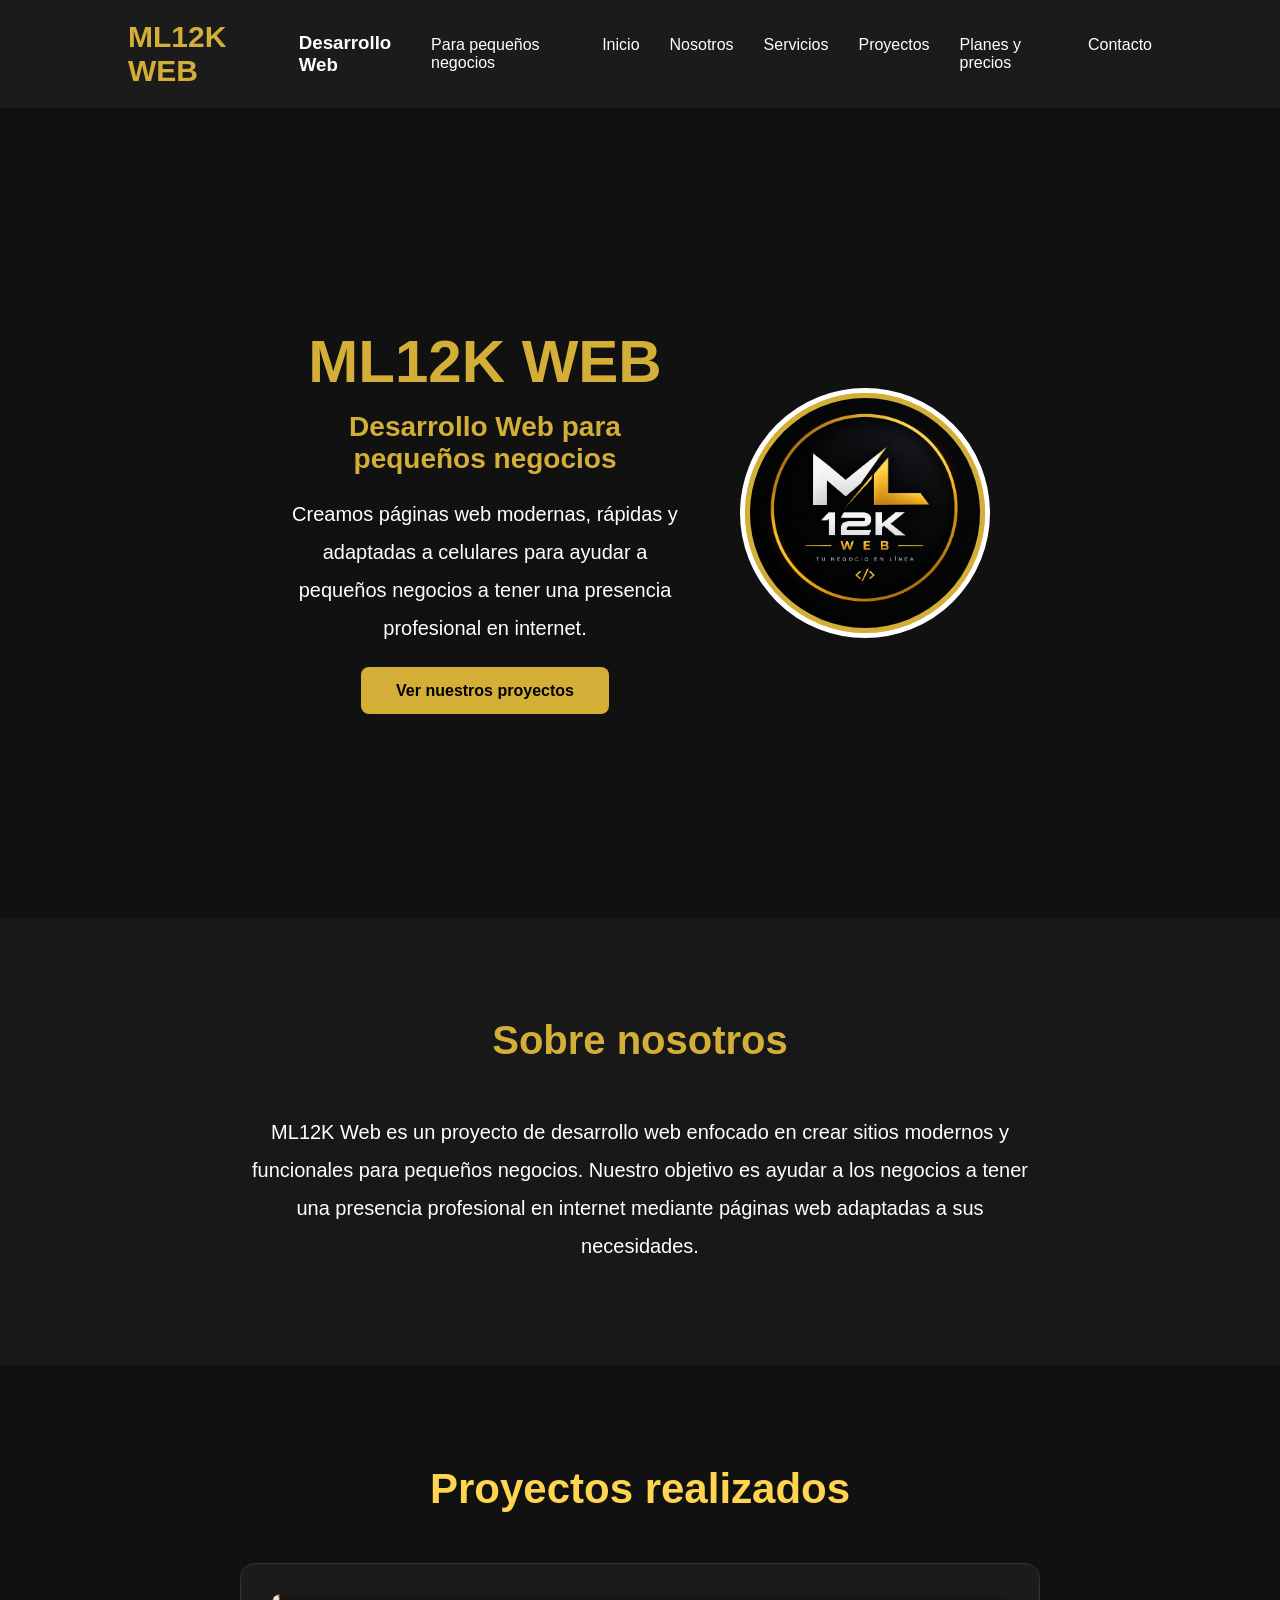
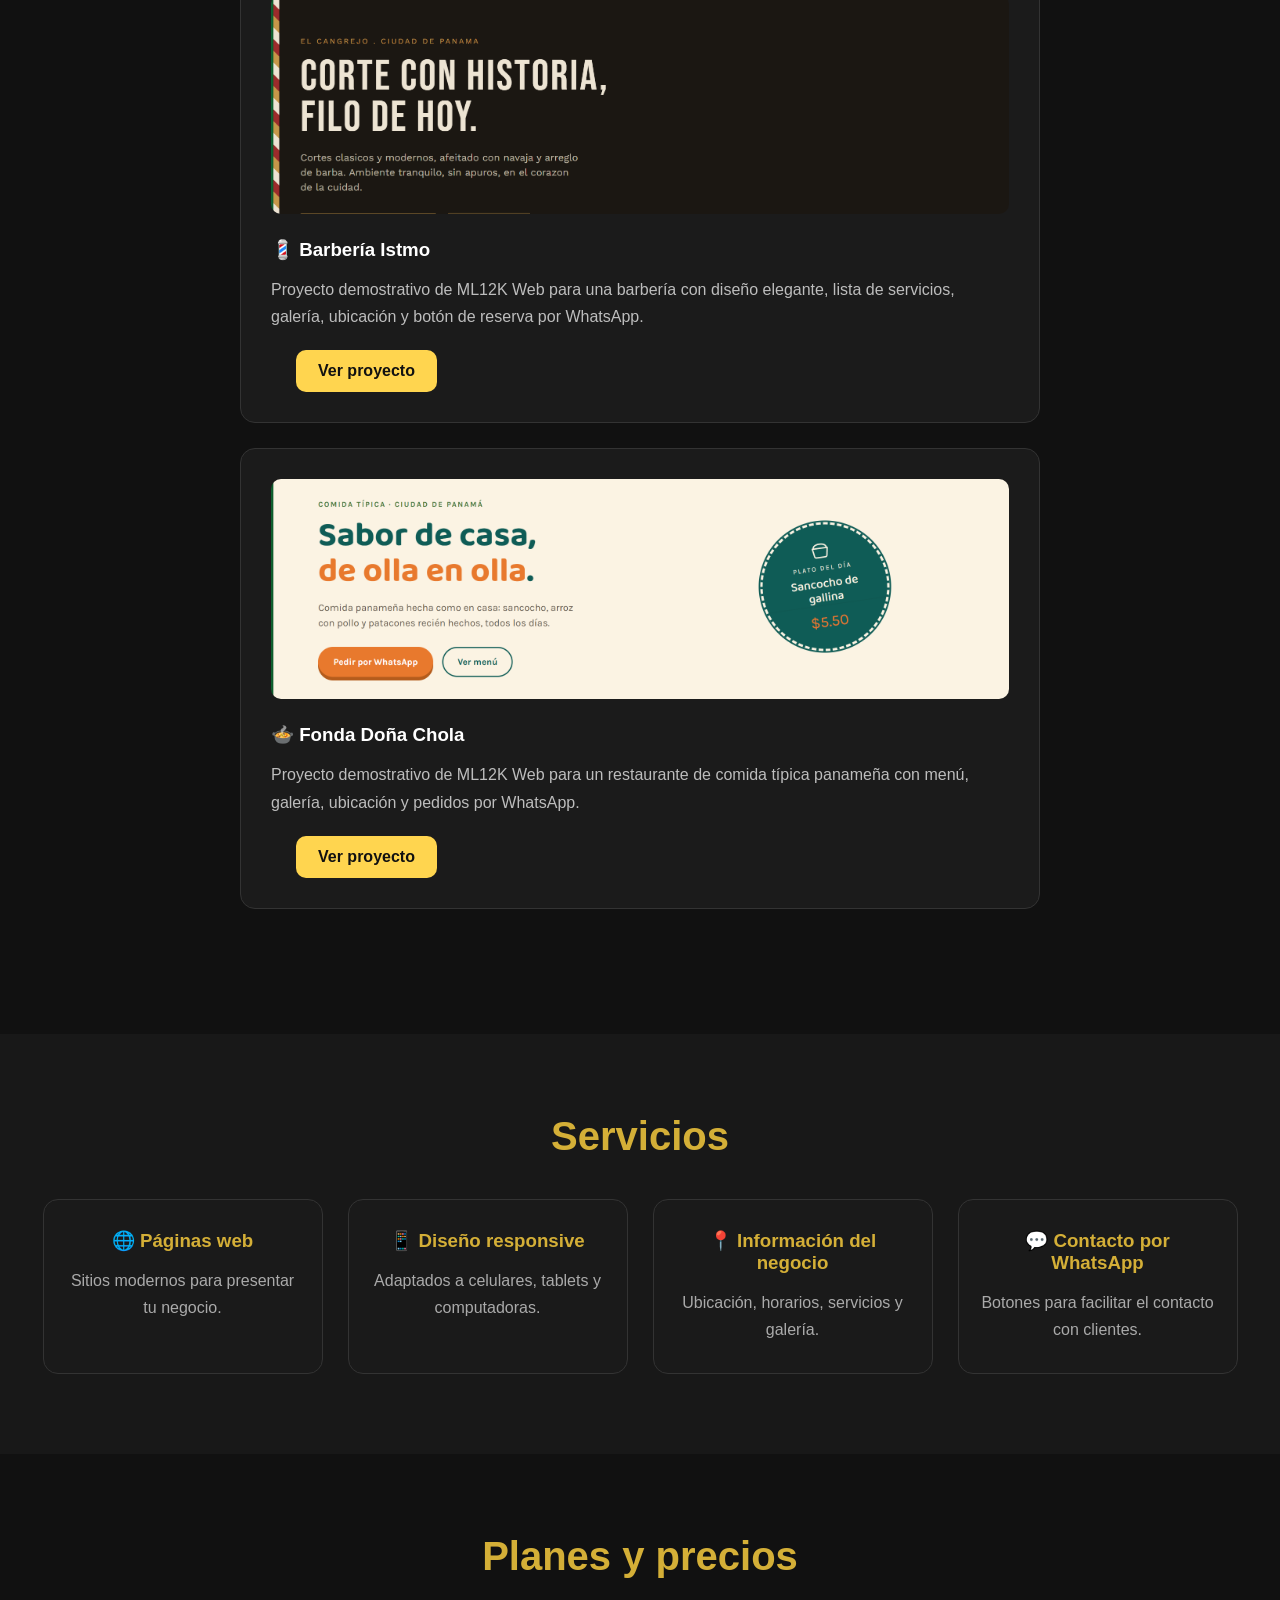
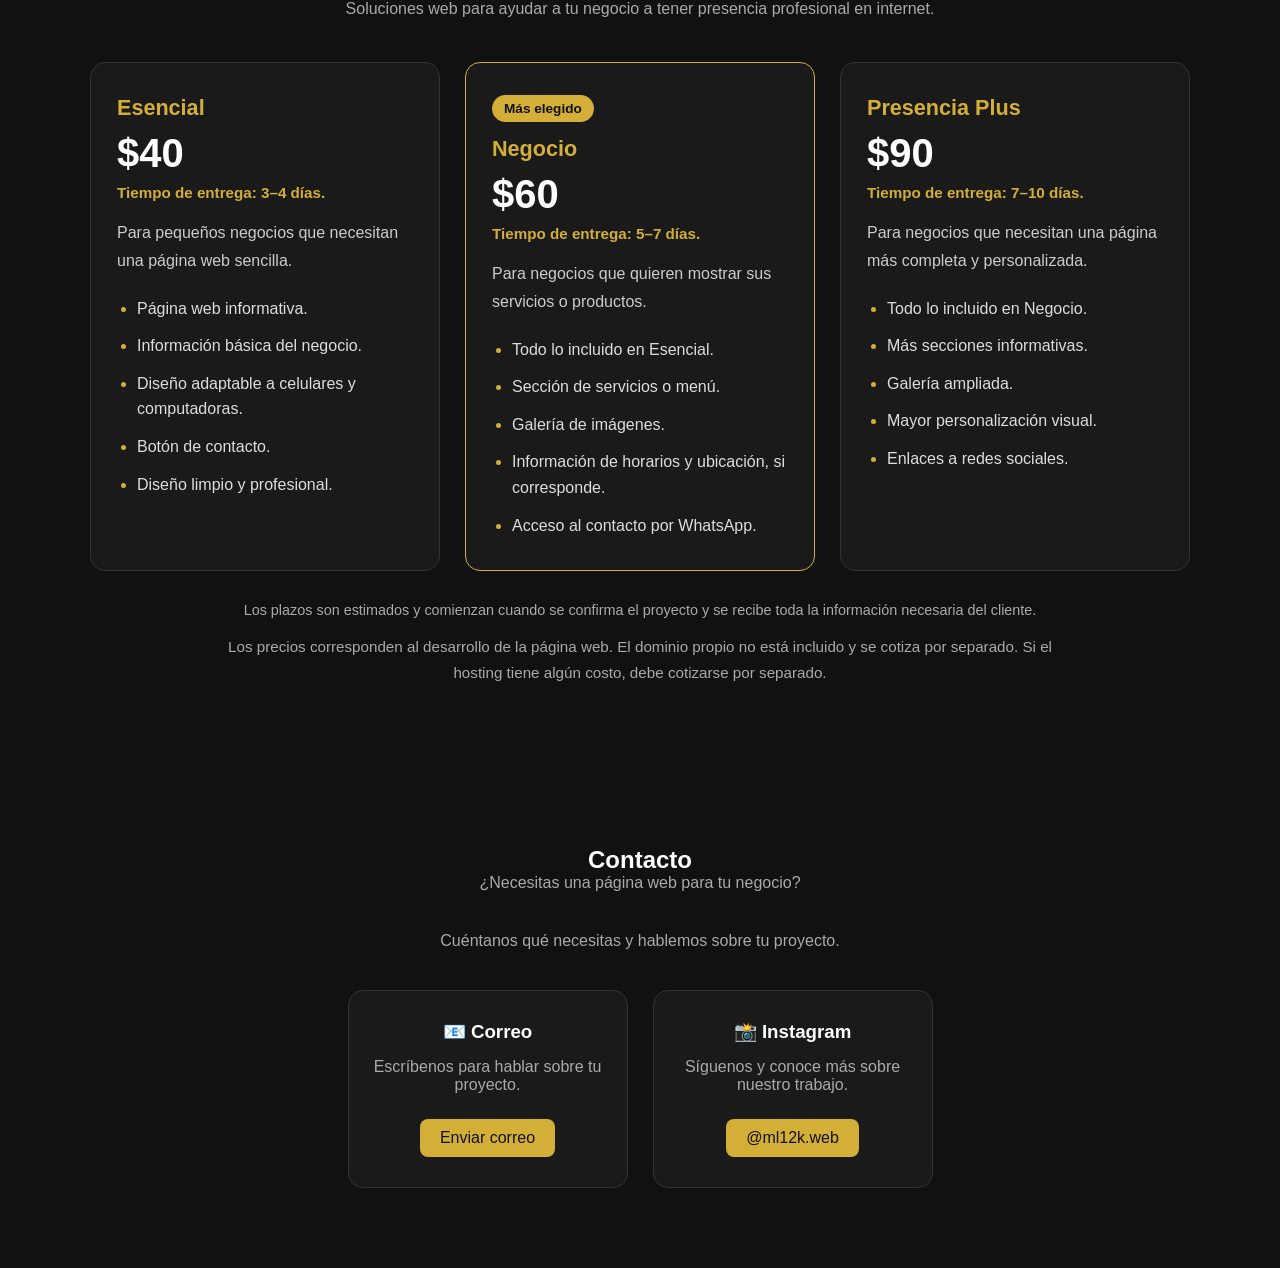
<file: proyectos/index.html>
<!DOCTYPE html>
<html lang="es">
<head>
    <link rel="icon" type="image/svg+xml" href="../img/favicon.svg">

    <meta charset="UTF-8">
    <meta name="viewport" content="width=device-width, initial-scale=1.0">
    <meta name="description" content="ML12K Web crea sitios web modernos, rápidos y adaptados a celulares para pequeños negocios.">
    <title>ML12K Web | Desarrollo web para pequeños negocios</title>

    <link rel="stylesheet" href="style.css">
</head>
<body>

    <header>
        <nav>
            <h2>ML12K WEB</h2>
            <h3>Desarrollo Web</h3>
            <p>Para pequeños negocios</p>

            <ul>
                <li><a href="#inicio">Inicio</a></li>
                <li><a href="#sobre">Nosotros</a></li>
                <li><a href="#servicios">Servicios</a></li>
                <li><a href="#proyectos">Proyectos</a></li>
                <li><a href="#planes">Planes y precios</a></li>
                <li><a href="#contacto">Contacto</a></li>
            </ul>
        </nav>
    </header>

    <main>
    <section id="inicio">

    <div class="contenido">

        <div class="texto">

            <h1><span>ML12K WEB</span></h1>

            <h3>Desarrollo Web para pequeños negocios</h3>

            <p>
    Creamos páginas web modernas, rápidas y adaptadas a celulares para ayudar
    a pequeños negocios a tener una presencia profesional en internet.
</p>

            <a href="#proyectos" class="boton">
                Ver nuestros proyectos
            </a>

        </div>

        <div class="foto">
            <div class="avatar">
                <img src="../img/ml12k-web-logo.png" alt="Logo de ML12K Web">
            </div>
        </div>

    </div>

</section>
<section id="sobre">

    <h2 class="titulo">Sobre nosotros</h2>

    <div class="sobre-contenido">

        <div class="texto">

            <p>
                ML12K Web es un proyecto de desarrollo web enfocado en crear
                sitios modernos y funcionales para pequeños negocios. Nuestro
                objetivo es ayudar a los negocios a tener una presencia
                profesional en internet mediante páginas web adaptadas a sus
                necesidades.
            </p>

        </div>

    </div>

</section>
<section id="proyectos">
    <h2>Proyectos realizados</h2>

    <div class="proyectos-card">
        <img src="../img/barberia-istmo.png" alt="Captura del sitio web Barbería Istmo">
        <h3>💈 Barbería Istmo</h3>
        <p>Proyecto demostrativo de ML12K Web para una barbería con diseño elegante, lista de servicios, galería, ubicación y botón de reserva por WhatsApp.</p>

        <a href="barberia-istmo/index.html" class="btn">Ver proyecto</a>
    </div>

    <div class="proyectos-card">
        <img src="../img/fonda-dona-chola.png" alt="Captura del sitio web Fonda Doña Chola">
        <h3>🍲 Fonda Doña Chola</h3>
        <p>Proyecto demostrativo de ML12K Web para un restaurante de comida típica panameña con menú, galería, ubicación y pedidos por WhatsApp.</p>

        <a href="fonda-dona-chola/index.html" class="btn">Ver proyecto</a>
    </div>
</section>
<section id="servicios">
    <h2>Servicios</h2>

    <div class="servicios-contenedor">
        <div class="servicio-card">
            <h3>🌐 Páginas web</h3>
            <p>Sitios modernos para presentar tu negocio.</p>
        </div>

        <div class="servicio-card">
            <h3>📱 Diseño responsive</h3>
            <p>Adaptados a celulares, tablets y computadoras.</p>
        </div>

        <div class="servicio-card">
            <h3>📍 Información del negocio</h3>
            <p>Ubicación, horarios, servicios y galería.</p>
        </div>

        <div class="servicio-card">
            <h3>💬 Contacto por WhatsApp</h3>
            <p>Botones para facilitar el contacto con clientes.</p>
        </div>
    </div>
</section>
<section id="planes">
    <div class="planes-contenedor">
        <h2>Planes y precios</h2>
        <p class="planes-subtitulo">Soluciones web para ayudar a tu negocio a tener presencia profesional en internet.</p>

        <div class="planes-tarjetas">
            <article class="plan-card">
                <h3>Esencial</h3>
                <p class="plan-precio">$40</p>
                <p class="plan-entrega">Tiempo de entrega: 3–4 días.</p>
                <p class="plan-descripcion">Para pequeños negocios que necesitan una página web sencilla.</p>
                <ul>
                    <li>Página web informativa.</li>
                    <li>Información básica del negocio.</li>
                    <li>Diseño adaptable a celulares y computadoras.</li>
                    <li>Botón de contacto.</li>
                    <li>Diseño limpio y profesional.</li>
                </ul>
            </article>

            <article class="plan-card plan-destacado">
                <span class="plan-etiqueta">Más elegido</span>
                <h3>Negocio</h3>
                <p class="plan-precio">$60</p>
                <p class="plan-entrega">Tiempo de entrega: 5–7 días.</p>
                <p class="plan-descripcion">Para negocios que quieren mostrar sus servicios o productos.</p>
                <ul>
                    <li>Todo lo incluido en Esencial.</li>
                    <li>Sección de servicios o menú.</li>
                    <li>Galería de imágenes.</li>
                    <li>Información de horarios y ubicación, si corresponde.</li>
                    <li>Acceso al contacto por WhatsApp.</li>
                </ul>
            </article>

            <article class="plan-card">
                <h3>Presencia Plus</h3>
                <p class="plan-precio">$90</p>
                <p class="plan-entrega">Tiempo de entrega: 7–10 días.</p>
                <p class="plan-descripcion">Para negocios que necesitan una página más completa y personalizada.</p>
                <ul>
                    <li>Todo lo incluido en Negocio.</li>
                    <li>Más secciones informativas.</li>
                    <li>Galería ampliada.</li>
                    <li>Mayor personalización visual.</li>
                    <li>Enlaces a redes sociales.</li>
                </ul>
            </article>
        </div>

        <p class="planes-plazos-nota">Los plazos son estimados y comienzan cuando se confirma el proyecto y se recibe toda la información necesaria del cliente.</p>
        <p class="planes-notas">Los precios corresponden al desarrollo de la página web. El dominio propio no está incluido y se cotiza por separado. Si el hosting tiene algún costo, debe cotizarse por separado.</p>
    </div>
</section>
<section id="contacto">
    <h2>Contacto</h2>

    <p>¿Necesitas una página web para tu negocio?</p>
    <p>Cuéntanos qué necesitas y hablemos sobre tu proyecto.</p>

    <div class="contacto-contenedor">

        <div class="contacto-card">
            <h3>📧 Correo</h3>
            <p>Escríbenos para hablar sobre tu proyecto.</p>
            <a href="mailto:ml12k.web@gmail.com">
                Enviar correo
            </a>
        </div>

        <div class="contacto-card">
             <h3>📸 Instagram</h3>
             <p>Síguenos y conoce más sobre nuestro trabajo.</p>
             <a href="https://www.instagram.com/ml12k.web/" target="_blank">
                  @ml12k.web
             </a>
        </div>
    </div>
</section>
    </main>
</body>
</html>
</file>
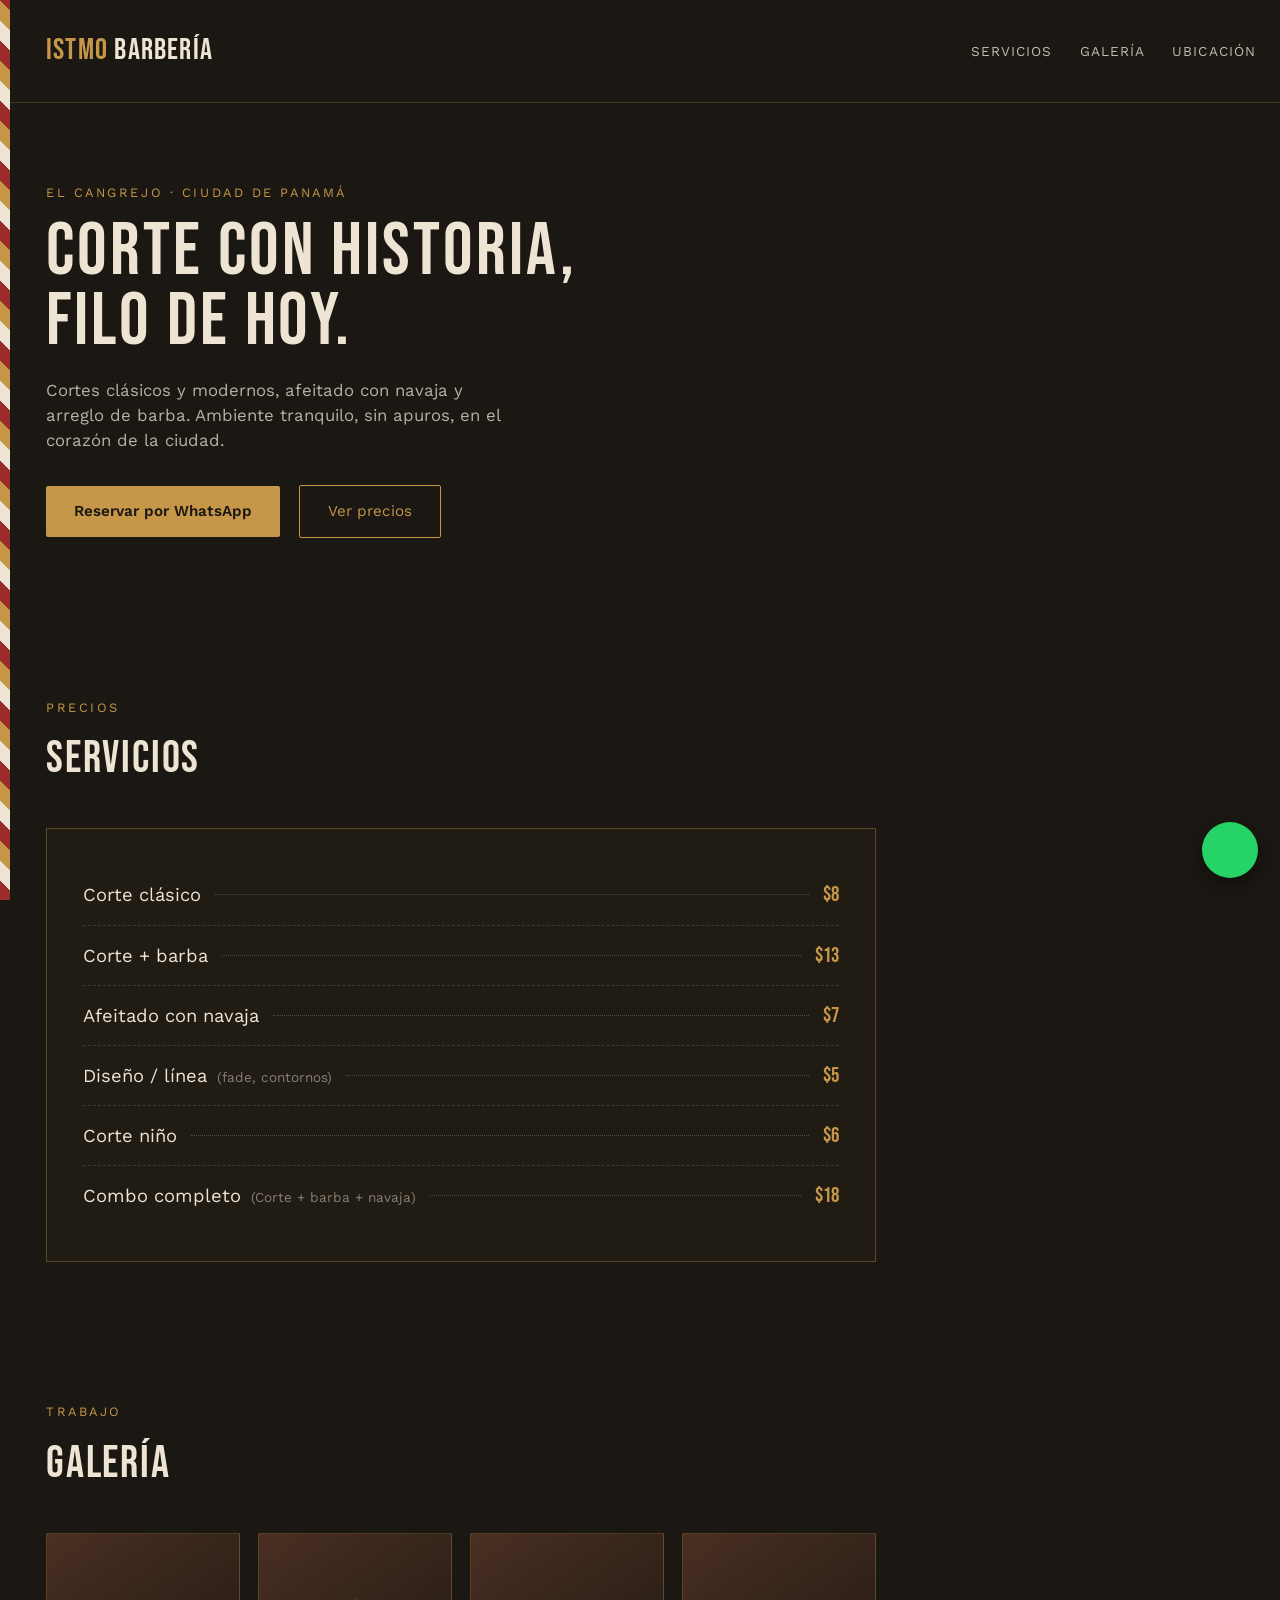
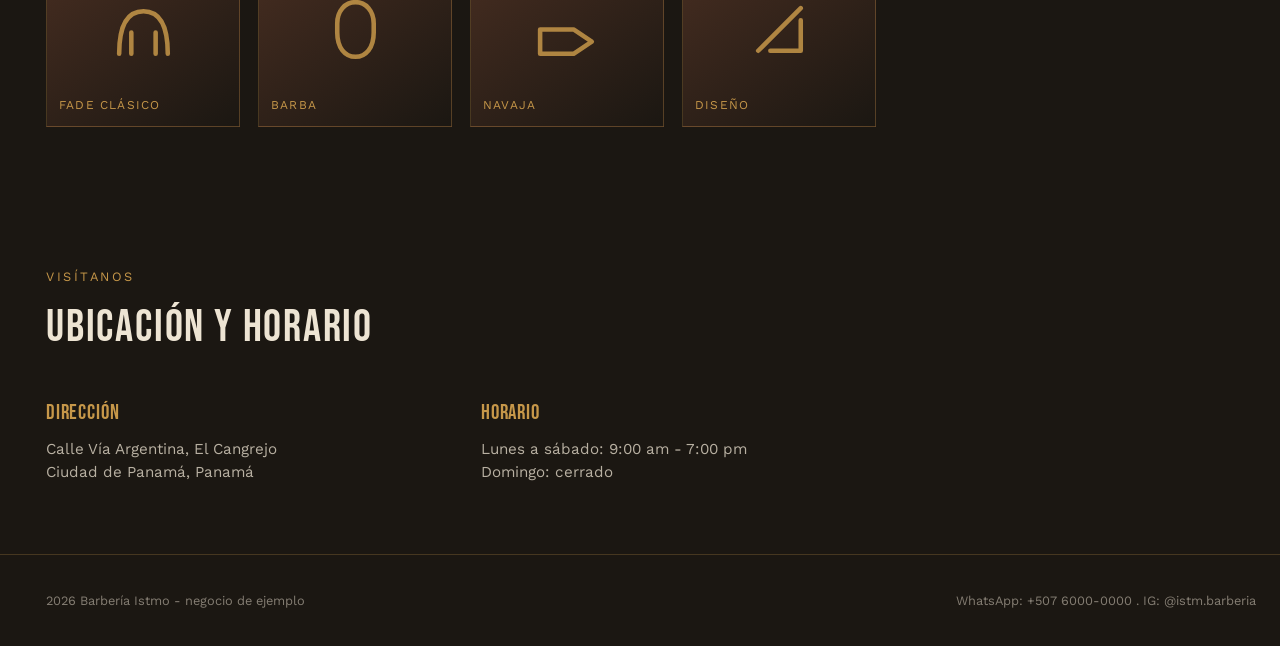
<file: proyectos/barberia-istmo/index.html>
<!DOCTYPE html>
<html lang="es">
    <head>
        <meta charset="UTF-8">
        <meta name="viewport" content="width=device-width, initial-scale=1.0">
        <title>Barbería Istmo - Panamá</title>
        <link rel="stylesheet" href="style.css">
    </head>
    <body>

        <div class="pole-stripe" aria-hidden="true"></div>

        <header>
            <div class="brand">ISTMO <span>BARBERÍA</span></div>
            <nav>
                <a href="#servicios">Servicios</a>
                <a href="#galeria">Galería</a>
                <a href="#ubicacion">Ubicación</a>
            </nav>
        </header>

        <section class="hero">
            <span class="eyebrow">El Cangrejo · Ciudad de Panamá</span>
            <h1>Corte con historia,<br>filo de hoy.</h1>
            <p>Cortes clásicos y modernos, afeitado con navaja y arreglo de barba. Ambiente tranquilo, sin apuros, en el corazón de la ciudad.</p>
            <a href="https://wa.me/50760000000" class="btn">Reservar por WhatsApp</a>
            <a href="#servicios" class="btn-outline">Ver precios</a>
        </section>

        <section id="servicios">
            <span class="section-label">Precios</span>
            <h2>Servicios</h2>
            <div class="menu-board">
                <div class="menu-item">
                    <span class="name">Corte clásico</span>
                    <span class="leader"></span>
                    <span class="price">$8</span>
            </div>
            <div class="menu-item">
                <span class="name">Corte + barba</span>
                <span class="leader"></span>
                <span class="price">$13</span>
            </div>
            <div class="menu-item">
                <span class="name">Afeitado con navaja</span>
                <span class="leader"></span>
                <span class="price">$7</span>
            </div>
            <div class="menu-item">
                    <span class="name">Diseño / línea</span>
                <span class="desc">(fade, contornos)</span>
                <span class="leader"></span>
                <span class="price">$5</span>
            </div>
            <div class="menu-item">
                <span class="name">Corte niño</span>
                <span class="leader"></span>
                <span class="price">$6</span>
            </div>
            <div class="menu-item">
                <span class="name">Combo completo</span>
                <span class="desc">(Corte + barba + navaja)</span>
                <span class="leader"></span>
                <span class="price">$18</span>
            </div>
           </div>
        </section>

        <section id="galeria">
            <span class="section-label">Trabajo</span>
            <h2>Galería</h2>
            <div class="gallery">
                <div class="g-card" data-label="Fade clásico">
                    <svg viewBox="0 0 24 24" fill="none" stroke-width="1.5"><path d="M4 20 Q4 6 12 6 Q20 6 20 20" stroke-linecap="round"/><path d="M8 20 V13 M16 20 V13" stroke-linecap="round"/></svg>
                </div>
                <div class="g-card" data-label="Barba">
                    <svg viewBox="0 0 24 24" fill="none" stroke-width="1.5"><path d="M6 10c0-4 2.5-7 6-7s6 3 6 7v3c0 5-2.5 8-6 8s-6-3-6-8z"/></svg>
                </div>
                <div class="g-card" data-label="Navaja">
                    <svg viewBox="0 0 24 24" fill="none" stroke-width="1.5"><path d="M3 12h11l6 4-6 4H3z" stroke-linejoin="round"/></svg>
                </div>
                <div class="g-card" data-label="Diseño">
                    <svg viewBox="0 0 24 24" fill="none" stroke-width="1.5"><path d="M5 19 19 5M9 19h10V9" stroke-linecap="round" stroke-linejoin="round"/></svg>
                </div>
            </div>
        </section>

        <section id="ubicacion">
            <span class="section-label">Visítanos</span>
            <h2>Ubicación y horario</h2>
            <div class="info-grid">
                <div class="info-block">
                    <h3>Dirección</h3>
                    <p>Calle Vía Argentina, El Cangrejo<br>Ciudad de Panamá, Panamá</p>
                </div>
                <div class="info-block">
                    <h3>Horario</h3>
                    <p>Lunes a sábado: 9:00 am - 7:00 pm<br>Domingo: cerrado</p>
                </div>
            </div>
        </section>

        <footer>
            <span>2026 Barbería Istmo - negocio de ejemplo</span>
            <span>WhatsApp: +507 6000-0000 . IG: @istm.barberia</span>
        </footer>

        <a href="https://wa.me/50760000000" class="whatsapp-float" aria-label="Escribir por WhatsApp"></a>
        
    </body>
</html>
</file>
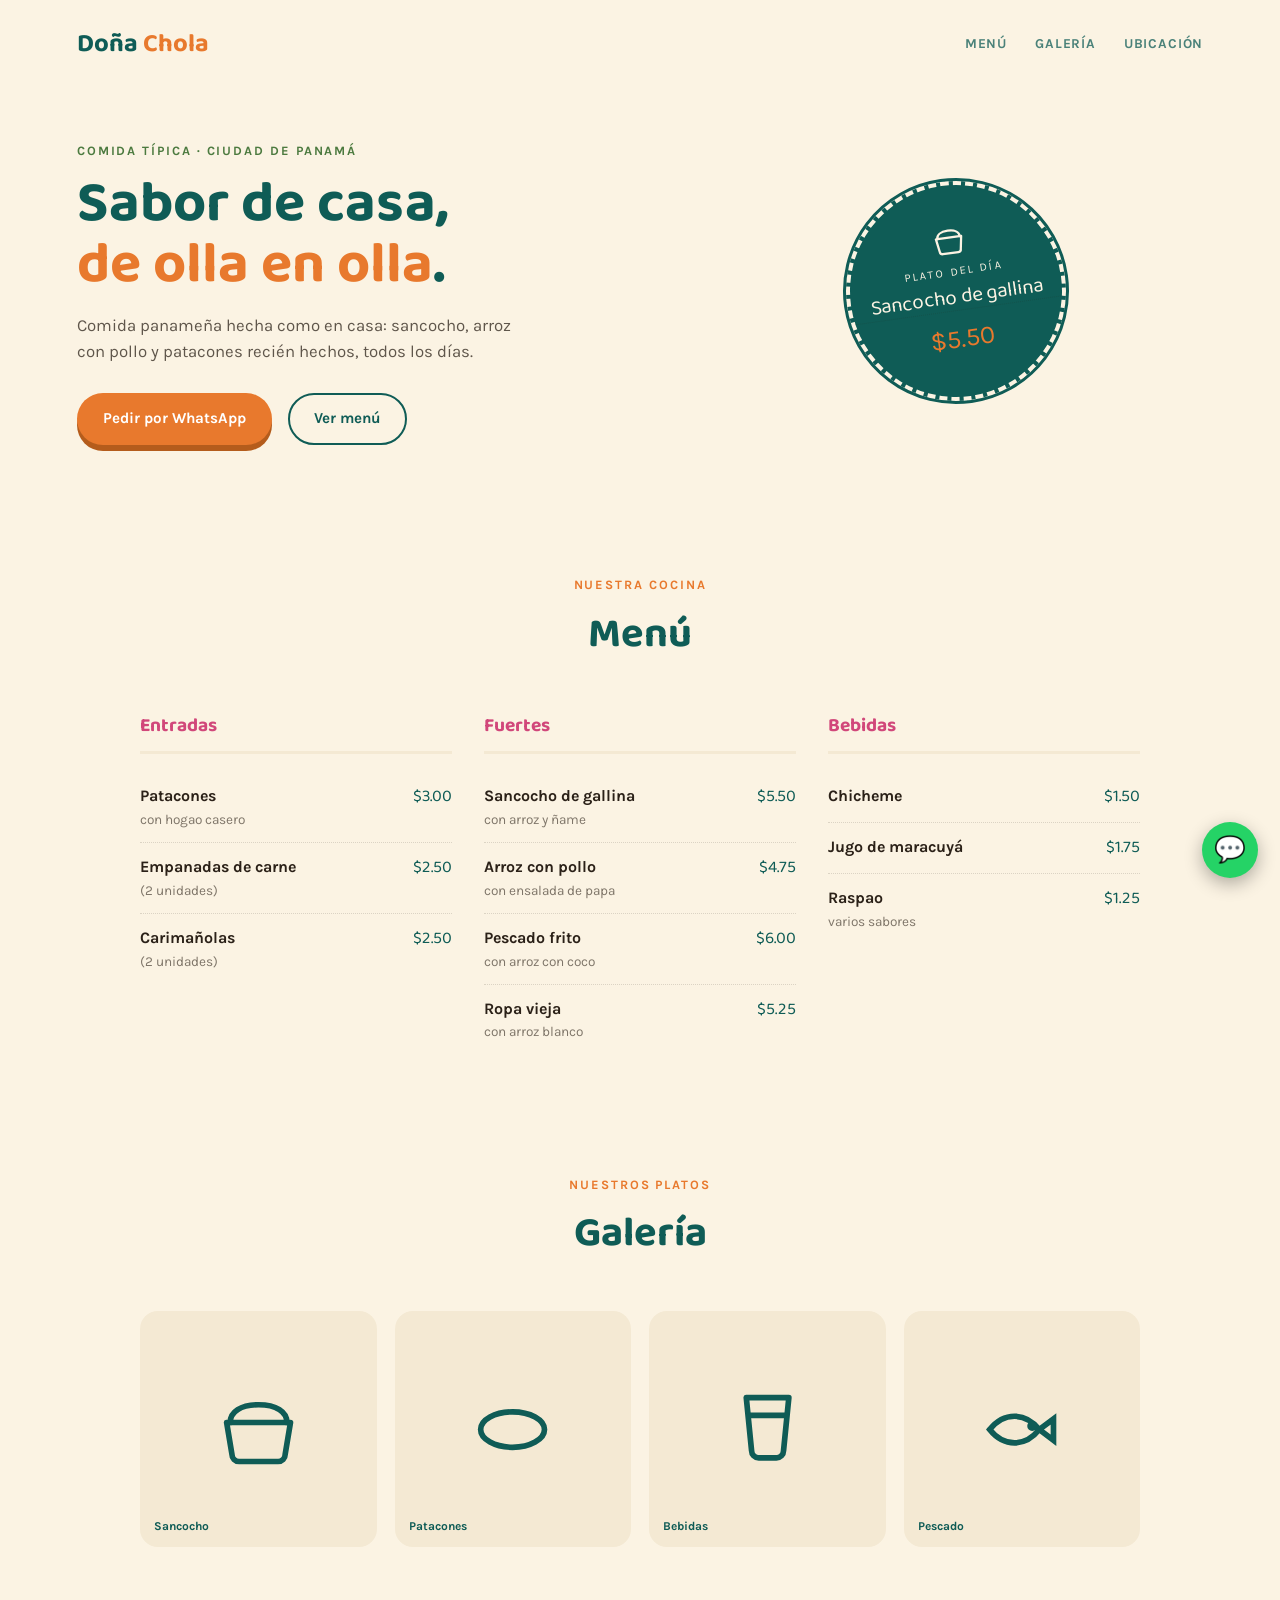
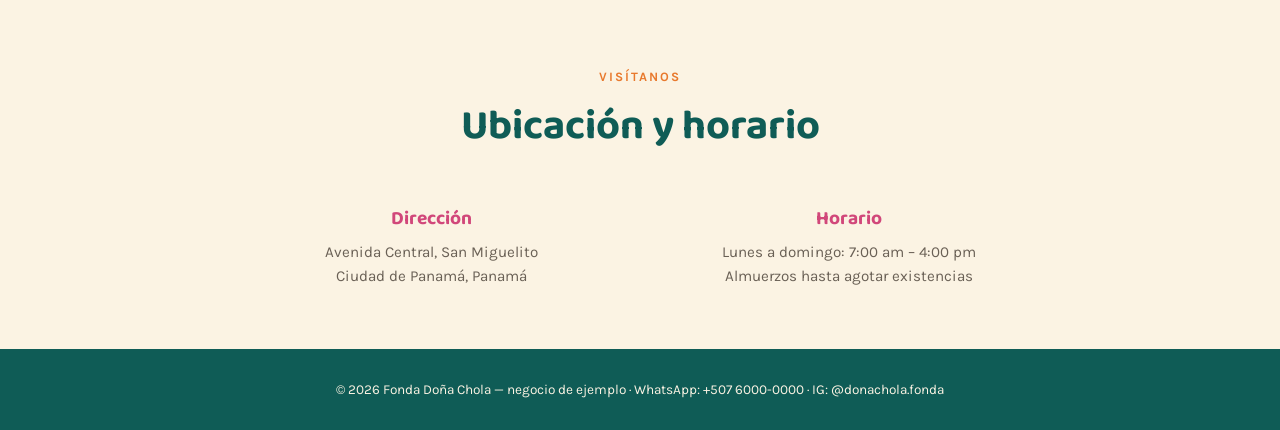
<file: proyectos/fonda-dona-chola/index.html>
<!DOCTYPE html>
<html lang="es">
<head>
<meta charset="UTF-8">
<meta name="viewport" content="width=device-width, initial-scale=1.0">
<title>Fonda Doña Chola — Comida Típica Panameña</title>
<link rel="stylesheet" href="style.css">
</head>
<body>

<header>
  <div class="brand">Doña <span>Chola</span></div>
  <nav>
    <a href="#menu">Menú</a>
    <a href="#galeria">Galería</a>
    <a href="#ubicacion">Ubicación</a>
  </nav>
</header>

<section class="hero">
  <div>
    <span class="eyebrow">Comida típica · Ciudad de Panamá</span>
    <h1>Sabor de casa,<br><em>de olla en olla</em>.</h1>
    <p>Comida panameña hecha como en casa: sancocho, arroz con pollo y patacones recién hechos, todos los días.</p>
    <a href="https://wa.me/50760000000" class="btn">Pedir por WhatsApp</a>
    <a href="#menu" class="btn-outline">Ver menú</a>
  </div>
  <div class="stamp">
    <svg viewBox="0 0 24 24" fill="none" stroke-width="1.6"><path d="M4 10c0-3 3-5 8-5s8 2 8 5" stroke-linecap="round"/><path d="M3 10h18l-1.5 9a2 2 0 0 1-2 2H6.5a2 2 0 0 1-2-2z" stroke-linejoin="round"/></svg>
    <span class="top">Plato del día</span>
    <span class="dish">Sancocho de gallina</span>
    <span class="price">$5.50</span>
  </div>
</section>

<section id="menu">
  <div class="section-head">
    <span class="eyebrow">Nuestra cocina</span>
    <h2>Menú</h2>
  </div>
  <div class="menu-categories">
    <div class="category">
      <h3>Entradas</h3>
      <div class="dish">
        <div class="info"><div class="name">Patacones</div><div class="desc">con hogao casero</div></div>
        <div class="price">$3.00</div>
      </div>
      <div class="dish">
        <div class="info"><div class="name">Empanadas de carne</div><div class="desc">(2 unidades)</div></div>
        <div class="price">$2.50</div>
      </div>
      <div class="dish">
        <div class="info"><div class="name">Carimañolas</div><div class="desc">(2 unidades)</div></div>
        <div class="price">$2.50</div>
      </div>
    </div>
    <div class="category">
      <h3>Fuertes</h3>
      <div class="dish">
        <div class="info"><div class="name">Sancocho de gallina</div><div class="desc">con arroz y ñame</div></div>
        <div class="price">$5.50</div>
      </div>
      <div class="dish">
        <div class="info"><div class="name">Arroz con pollo</div><div class="desc">con ensalada de papa</div></div>
        <div class="price">$4.75</div>
      </div>
      <div class="dish">
        <div class="info"><div class="name">Pescado frito</div><div class="desc">con arroz con coco</div></div>
        <div class="price">$6.00</div>
      </div>
      <div class="dish">
        <div class="info"><div class="name">Ropa vieja</div><div class="desc">con arroz blanco</div></div>
        <div class="price">$5.25</div>
      </div>
    </div>
    <div class="category">
      <h3>Bebidas</h3>
      <div class="dish">
        <div class="info"><div class="name">Chicheme</div></div>
        <div class="price">$1.50</div>
      </div>
      <div class="dish">
        <div class="info"><div class="name">Jugo de maracuyá</div></div>
        <div class="price">$1.75</div>
      </div>
      <div class="dish">
        <div class="info"><div class="name">Raspao</div><div class="desc">varios sabores</div></div>
        <div class="price">$1.25</div>
      </div>
    </div>
  </div>
</section>

<section id="galeria">
  <div class="section-head">
    <span class="eyebrow">Nuestros platos</span>
    <h2>Galería</h2>
  </div>
  <div class="gallery">
    <div class="g-card" data-label="Sancocho">
      <svg viewBox="0 0 24 24" fill="none" stroke-width="1.6"><path d="M3 10h18l-1.5 9a2 2 0 0 1-2 2H6.5a2 2 0 0 1-2-2z" stroke-linejoin="round"/><path d="M4 10c0-3 3-5 8-5s8 2 8 5" stroke-linecap="round"/></svg>
    </div>
    <div class="g-card" data-label="Patacones">
      <svg viewBox="0 0 24 24" fill="none" stroke-width="1.6"><ellipse cx="12" cy="12" rx="9" ry="5"/></svg>
    </div>
    <div class="g-card" data-label="Bebidas">
      <svg viewBox="0 0 24 24" fill="none" stroke-width="1.6"><path d="M6 3h12l-1.5 15a2 2 0 0 1-2 2h-5a2 2 0 0 1-2-2z" stroke-linejoin="round"/><path d="M6 8h12"/></svg>
    </div>
    <div class="g-card" data-label="Pescado">
      <svg viewBox="0 0 24 24" fill="none" stroke-width="1.6"><path d="M3 12c4-5 10-5 14 0-4 5-10 5-14 0z"/><circle cx="15" cy="11" r="0.6" fill="var(--teal)"/><path d="M17 12l4-3v6z"/></svg>
    </div>
  </div>
</section>

<section id="ubicacion">
  <div class="section-head">
    <span class="eyebrow">Visítanos</span>
    <h2>Ubicación y horario</h2>
  </div>
  <div class="info-grid">
    <div class="info-block">
      <h3>Dirección</h3>
      <p>Avenida Central, San Miguelito<br>Ciudad de Panamá, Panamá</p>
    </div>
    <div class="info-block">
      <h3>Horario</h3>
      <p>Lunes a domingo: 7:00 am – 4:00 pm<br>Almuerzos hasta agotar existencias</p>
    </div>
  </div>
</section>

<footer>
  © 2026 Fonda Doña Chola — negocio de ejemplo · WhatsApp: +507 6000-0000 · IG: @donachola.fonda
</footer>

<a href="https://wa.me/50760000000" class="whatsapp-float" aria-label="Escribir por WhatsApp">💬</a>

</body>
</html>
</file>
<file: proyectos/style.css>
/* Reset */
*{
    margin:0;
    padding:0;
    box-sizing:border-box;
}

body{
    font-family:Arial, Helvetica, sans-serif;
    background:#111;
    color:white;
}

header{
    background:#1b1b1b;
    padding:20px 10%;
}

nav{
    display:flex;
    justify-content:space-between;
    align-items:center;
}

nav h2{
    color:#d4af37;
    font-size:30px;
}

nav ul{
    display:flex;
    list-style:none;
    gap:30px;
}

nav a{
    text-decoration:none;
    color:white;
    transition:.3s;
}

nav a:hover{
    color:#d4af37;
}
#inicio{
    height:90vh;
    display:flex;
    justify-content:center;
    align-items:center;
    text-align:center;
    padding:20px;
}

.contenido{
    max-width:700px;
}

.contenido h1{
    font-size:60px;
    margin-bottom:15px;
}

.contenido span{
    color:#d4af37;
}

.contenido h3{
    color:#d4af37;
    margin-bottom:20px;
    font-size:28px;
}

.contenido p{
    line-height:1.8;
    margin-bottom:35px;
    font-size:18px;
}

.boton{
    background:#d4af37;
    color:black;
    padding:15px 35px;
    text-decoration:none;
    border-radius:8px;
    font-weight:bold;
    transition:.3s;
}

.boton:hover{
    background:white;
}
#sobre{
    padding:100px 10%;
    background:#181818;
}

.titulo{
    text-align:center;
    color:#d4af37;
    font-size:40px;
    margin-bottom:50px;
}

.sobre-contenido{
    display:flex;
    justify-content:center;
}

.texto{
    max-width:800px;
}

.texto p{
    text-align:center;
    font-size:20px;
    line-height:1.9;
}
.contenido{
    display:flex;
    justify-content:space-between;
    align-items:center;
    gap:60px;
}

.foto img{
    width:320px;
    border-radius:50%;
    border:5px solid #d4af37;
}
.avatar{
    width:250px;
    height:250px;
    border-radius:50%;
    background:#d4af37;
    color:#111;
    display:flex;
    justify-content:center;
    align-items:center;
    font-size:80px;
    font-weight:bold;
    border:5px solid white;
}

.avatar img{
    width:100%;
    height:100%;
    object-fit:cover;
    border-radius:50%;
}
#proyectos{
    padding:80px 20px;
}

#proyectos h2{
    text-align:center;
    font-size:2.5rem;
    color:#d4af37;
    margin-bottom:40px;
}

.proyectos-card{
    max-width:800px;
    margin:25px auto;
    background:#1b1b1b;
    padding:30px;
    border-radius:15px;
    border:1px solid #333;
    transition:.3s;
}

.proyectos-card:hover{
    transform:translateY(-6px);
    border-color:#d4af37;
}

.proyectos-card img{
    width:100%;
    height:220px;
    object-fit:cover;
    display:block;
    border-radius:10px;
    margin-bottom:25px;
}

.proyectos-card h3{
    color:white;
    margin-bottom:15px;
}

.proyectos-card p{
    color:#bdbdbd;
    line-height:1.7;
    margin-bottom:20px;
}

.btn{
    display:inline-block;
    padding:12px 24px;
    background:#d4af37;
    color:#111;
    text-decoration:none;
    border-radius:8px;
    font-weight:bold;
    transition:.3s;
}

.btn:hover{
    background:#f2c94c;
}
/* =========================
   MIS PROYECTOS
========================= */

#proyectos {
    padding: 100px 8%;
    background: #111;
}

#proyectos h2 {
    text-align: center;
    font-size: 42px;
    color: #ffd54f;
    margin-bottom: 50px;
}

.proyectos {
    max-width: 1100px;
    margin: auto;
    display: grid;
    grid-template-columns: repeat(2, 1fr);
    gap: 35px;
}

.card {
    background: #1b1b1b;
    border: 1px solid #333;
    border-radius: 20px;
    overflow: hidden;
    padding-bottom: 25px;
    transition: 0.3s ease;
}

.card:hover {
    transform: translateY(-8px);
    border-color: #ffd54f;
    box-shadow: 0 15px 35px rgba(255, 213, 79, 0.15);
}

.card img {
    width: 100%;
    height: 220px;
    object-fit: cover;
    display: block;
}

.card h3 {
    color: #ffd54f;
    font-size: 24px;
    margin: 25px 25px 12px;
}

.card p {
    color: #ccc;
    line-height: 1.7;
    margin: 0 25px 20px;
}

.tecnologias {
    margin: 0 25px 25px;
}

.tecnologias span {
    display: inline-block;
    background: #292929;
    color: #ffd54f;
    border: 1px solid #444;
    padding: 6px 12px;
    border-radius: 20px;
    margin-right: 8px;
    font-size: 13px;
}

.btn {
    display: inline-block;
    margin-left: 25px;
    padding: 12px 22px;
    background: #ffd54f;
    color: #111;
    text-decoration: none;
    border-radius: 10px;
    font-weight: bold;
    transition: 0.3s;
}

.btn:hover {
    background: #fff;
    transform: translateY(-2px);
}


/* CONTACTO */

#servicios {
    padding: 80px 20px;
    text-align: center;
    background: #181818;
}

#servicios h2 {
    color: #d4af37;
    font-size: 2.5rem;
    margin-bottom: 40px;
}

.servicios-contenedor {
    display: flex;
    justify-content: center;
    gap: 25px;
    flex-wrap: wrap;
}

.servicio-card {
    width: 280px;
    padding: 30px 20px;
    border-radius: 15px;
    background: #1a1a1a;
    border: 1px solid #333;
    transition: 0.3s;
}

.servicio-card:hover {
    transform: translateY(-8px);
    border-color: #d4af37;
}

.servicio-card h3 {
    color: #d4af37;
    margin-bottom: 15px;
}

.servicio-card p {
    color: #aaa;
    line-height: 1.7;
}

#planes {
    padding: 80px 20px;
    background: #111;
}

.planes-contenedor {
    width: 100%;
    max-width: 1100px;
    margin: 0 auto;
}

.planes-contenedor h2 {
    color: #d4af37;
    font-size: 2.5rem;
    text-align: center;
    margin-bottom: 16px;
}

.planes-subtitulo {
    max-width: 700px;
    margin: 0 auto 40px;
    color: #aaa;
    line-height: 1.7;
    text-align: center;
}

.planes-tarjetas {
    display: grid;
    grid-template-columns: repeat(3, minmax(0, 1fr));
    align-items: stretch;
    gap: 25px;
}

.plan-card {
    position: relative;
    min-width: 0;
    padding: 32px 26px;
    border: 1px solid #333;
    border-radius: 15px;
    background: #1a1a1a;
    transition: 0.3s;
}

.plan-card:hover {
    transform: translateY(-6px);
    border-color: #d4af37;
}

.plan-destacado {
    border-color: #d4af37;
}

.plan-etiqueta {
    display: inline-block;
    margin-bottom: 14px;
    padding: 6px 12px;
    border-radius: 20px;
    background: #d4af37;
    color: #111;
    font-size: 0.85rem;
    font-weight: bold;
}

.plan-card h3 {
    color: #d4af37;
    font-size: 1.35rem;
    margin-bottom: 10px;
}

.plan-precio {
    color: white;
    font-size: 2.5rem;
    font-weight: bold;
    margin-bottom: 16px;
}

.plan-entrega {
    margin-top: -8px;
    margin-bottom: 18px;
    color: #d4af37;
    font-size: 0.95rem;
    font-weight: bold;
}

.plan-descripcion {
    min-height: 3.4em;
    margin-bottom: 22px;
    color: #ccc;
    line-height: 1.7;
}

.plan-card ul {
    display: grid;
    gap: 12px;
    padding-left: 20px;
    color: #ddd;
    line-height: 1.6;
}

.plan-card li::marker {
    color: #d4af37;
}

.planes-notas {
    max-width: 850px;
    margin: 12px auto 0;
    color: #aaa;
    font-size: 0.95rem;
    line-height: 1.7;
    text-align: center;
}

.planes-plazos-nota {
    max-width: 850px;
    margin: 28px auto 0;
    color: #aaa;
    font-size: 0.9rem;
    line-height: 1.6;
    text-align: center;
}

#contacto {
    padding: 80px 20px;
    text-align: center;
}

#contacto > p {
    margin-bottom: 40px;
    color: #aaa;
}

.contacto-contenedor {
    display: flex;
    justify-content: center;
    gap: 25px;
    flex-wrap: wrap;
}

.contacto-card {
    width: 280px;
    padding: 30px 20px;
    border-radius: 15px;
    background: #1a1a1a;
    border: 1px solid #333;
    transition: 0.3s;
}

.contacto-card:hover {
    transform: translateY(-8px);
    border-color: #00aaff;
}

.contacto-card h3 {
    margin-bottom: 15px;
}

.contacto-card p {
    color: #aaa;
    margin-bottom: 25px;
}

.contacto-card a {
    display: inline-block;
    padding: 10px 20px;
    border-radius: 8px;
    background: #d4af37;
    color: #111;
    text-decoration: none;
    transition: 0.3s;
}

.contacto-card a:hover {
    background: #f2c94c;
}


/* =========================
   CELULAR
========================= */

@media (max-width: 800px) {

    nav {
        flex-direction: column;
        gap: 10px;
        text-align: center;
    }

    nav ul {
        justify-content: center;
        flex-wrap: wrap;
        gap: 12px 18px;
    }

    .proyectos {
        grid-template-columns: 1fr;
    }

    .planes-tarjetas {
        grid-template-columns: repeat(2, minmax(0, 1fr));
    }

    #proyectos h2,
    #servicios h2,
    #contacto h2 {
        font-size: 32px;
    }

    .card img {
        height: 200px;
    }

    .proyectos-card img {
        height: 200px;
    }
}

/* Portada en pantallas pequeñas */
@media (max-width: 600px) {
    header {
        padding: 18px 20px;
    }

    #inicio {
        height: auto;
        min-height: calc(100vh - 180px);
        padding: 55px 20px;
    }

    .contenido {
        width: 100%;
        flex-direction: column;
        gap: 30px;
    }

    .contenido h1 {
        font-size: clamp(2.25rem, 12vw, 3rem);
    }

    .contenido h3 {
        font-size: 22px;
    }

    .contenido p {
        font-size: 16px;
    }

    .avatar {
        width: 180px;
        height: 180px;
        font-size: 58px;
    }

    #planes {
        padding: 65px 20px;
    }

    .planes-contenedor h2 {
        font-size: 32px;
    }

    .planes-tarjetas {
        grid-template-columns: minmax(0, 1fr);
    }

    .plan-destacado {
        grid-column: auto;
    }

    .plan-descripcion {
        min-height: 0;
    }
}

a:focus-visible,
button:focus-visible {
    outline: 3px solid #00aaff;
    outline-offset: 4px;
}

@media (prefers-reduced-motion: reduce) {
    *,
    *::before,
    *::after {
        scroll-behavior: auto !important;
        transition: none !important;
        animation: none !important;
    }

    .proyectos-card:hover,
    .servicio-card:hover,
    .plan-card:hover,
    .contacto-card:hover {
        transform: none;
    }
}
</file>
<file: proyectos/barberia-istmo/style.css>
@import url('https://fonts.googleapis.com/css2?family=Bebas+Neue&family=Work+Sans:wght@400;500;600&display=swap');

:root{
  --ink:#1b1712;
  --leather:#4a2f22;
  --brass:#c69749;
  --cream:#ede4d3;
  --barber-red:#9c2b2b;
}

*{margin:0;padding:0;box-sizing:border-box;}

body{
  background:var(--ink);
  color:var(--cream);
  font-family:'Work Sans',sans-serif;
  line-height:1.5;
  overflow-x:hidden;
}

h1,h2,h3,.brand{
  font-family:'Bebas Neue',sans-serif;
  letter-spacing:0.04em;
  font-weight:400;
}

a{color:inherit;text-decoration:none;}

.pole-stripe{
  position:fixed;
  top:0;left:0;
  width:10px;
  height:100%;
  background:repeating-linear-gradient(
    45deg,
    var(--barber-red) 0 14px,
    var(--cream) 14px 28px,
    var(--brass) 28px 42px
  );
  background-size:100% 60px;
  animation:pole-spin 3s linear infinite;
  z-index:50;
}
@keyframes pole-spin{
  0%{background-position:0 0;}
  100%{background-position:0 60px;}
}
@media (prefers-reduced-motion: reduce){
  .pole-stripe{animation:none;}
}

header{
  padding:28px 24px 28px 46px;
  display:flex;
  justify-content:space-between;
  align-items:center;
  border-bottom:1px solid rgba(198,151,73,0.25);
}
.brand{font-size:1.9rem;color:var(--brass);}
.brand span{color:var(--cream);}
nav a{margin-left:22px;font-size:0.85rem;text-transform:uppercase;letter-spacing:0.08em;color:var(--cream);opacity:0.8;}
nav a:hover{opacity:1;color:var(--brass);}
@media(max-width:640px){ nav{display:none;} }

.hero{
  padding:80px 24px 90px 46px;
  max-width:760px;
}
.hero .eyebrow{
  color:var(--brass);
  font-size:0.8rem;
  text-transform:uppercase;
  letter-spacing:0.2em;
  margin-bottom:16px;
  display:block;
}
.hero h1{
  font-size:clamp(2.6rem,7vw,4.6rem);
  line-height:0.95;
  margin-bottom:20px;
}
.hero p{
  max-width:480px;
  color:rgba(237,228,211,0.75);
  margin-bottom:32px;
  font-size:1.05rem;
}
.btn{
  display:inline-block;
  background:var(--brass);
  color:var(--ink);
  padding:14px 28px;
  font-weight:600;
  border-radius:2px;
  font-size:0.95rem;
  transition:transform 0.15s ease, background 0.15s ease;
}
.btn:hover{background:#dcb06a;transform:translateY(-2px);}
.btn-outline{
  border:1px solid var(--brass);
  color:var(--brass);
  padding:14px 28px;
  margin-left:14px;
  border-radius:2px;
  font-size:0.95rem;
  display:inline-block;
}
.btn-outline:hover{background:rgba(198,151,73,0.1);}

section{padding:70px 24px 70px 46px;max-width:900px;}
.section-label{
  color:var(--brass);
  font-size:0.8rem;
  text-transform:uppercase;
  letter-spacing:0.2em;
  margin-bottom:8px;
  display:block;
}
section h2{font-size:clamp(2rem,5vw,2.8rem);margin-bottom:36px;}

.menu-board{
  border:1px solid rgba(198,151,73,0.35);
  padding:36px;
  background:rgba(198,151,73,0.03);
}
.menu-item{
  display:flex;
  align-items:baseline;
  gap:10px;
  padding:14px 0;
  border-bottom:1px dashed rgba(237,228,211,0.15);
}
.menu-item:last-child{border-bottom:none;}
.menu-item .name{font-size:1.15rem;white-space:nowrap;}
.menu-item .desc{font-size:0.85rem;color:rgba(237,228,211,0.5);white-space:nowrap;}
.menu-item .leader{
  flex:1;
  border-bottom:1px dotted rgba(237,228,211,0.25);
  margin:0 4px;
  height:1px;
  align-self:center;
}
.menu-item .price{
  font-family:'Bebas Neue',sans-serif;
  font-size:1.3rem;
  color:var(--brass);
  white-space:nowrap;
}

@media(max-width:640px){
  .menu-board{padding:24px 18px;}
  .menu-item{
    display:grid;
    grid-template-columns:minmax(0,1fr) auto;
    column-gap:10px;
    row-gap:4px;
  }
  .menu-item .name,
  .menu-item .desc{white-space:normal;}
  .menu-item .desc{grid-column:1;}
  .menu-item .leader{display:none;}
  .menu-item .price{grid-column:2;grid-row:1;}
}

.gallery{
  display:grid;
  grid-template-columns:repeat(auto-fit,minmax(180px,1fr));
  gap:18px;
}
.g-card{
  aspect-ratio:1;
  background:linear-gradient(145deg,var(--leather),var(--ink));
  border:1px solid rgba(198,151,73,0.25);
  display:flex;
  align-items:center;
  justify-content:center;
  position:relative;
  overflow:hidden;
}
.g-card::after{
  content:attr(data-label);
  position:absolute;
  bottom:12px;
  left:12px;
  font-size:0.75rem;
  text-transform:uppercase;
  letter-spacing:0.1em;
  color:var(--brass);
}
.g-card svg{width:38%;height:38%;stroke:var(--brass);opacity:0.85;}

.info-grid{
  display:grid;
  grid-template-columns:1fr 1fr;
  gap:40px;
}
@media(max-width:640px){ .info-grid{grid-template-columns:1fr;} }
.info-block h3{color:var(--brass);font-size:1.3rem;margin-bottom:10px;}
.info-block p{color:rgba(237,228,211,0.75);font-size:0.95rem;}

footer{
  padding:36px 24px 36px 46px;
  border-top:1px solid rgba(198,151,73,0.25);
  display:flex;
  justify-content:space-between;
  flex-wrap:wrap;
  gap:12px;
  font-size:0.8rem;
  color:rgba(237,228,211,0.5);
}

.whatsapp-float{
  position:fixed;
  bottom:22px;
  right:22px;
  background:#25D366;
  color:#fff;
  width:56px;
  height:56px;
  border-radius:50%;
  display:flex;
  align-items:center;
  justify-content:center;
  box-shadow:0 6px 18px rgba(0,0,0,0.4);
  z-index:60;
  font-size:1.6rem;
}
</file>
<file: proyectos/fonda-dona-chola/style.css>
@import url('https://fonts.googleapis.com/css2?family=Baloo+2:wght@500;700&family=Karla:wght@400;500;700&display=swap');

:root{
  --cream:#fbf3e3;
  --paper:#f4e9d3;
  --teal:#0f5c56;
  --mango:#e8792d;
  --leaf:#4c7a3f;
  --pink:#d1477a;
  --ink:#2b2118;
}

*{margin:0;padding:0;box-sizing:border-box;}

body{
  background:var(--cream);
  color:var(--ink);
  font-family:'Karla',sans-serif;
  line-height:1.55;
}

h1,h2,h3,.brand{
  font-family:'Baloo 2',sans-serif;
  font-weight:700;
}

a{color:inherit;text-decoration:none;}

header{
  padding:24px 6vw;
  display:flex;
  justify-content:space-between;
  align-items:center;
}
.brand{font-size:1.6rem;color:var(--teal);}
.brand span{color:var(--mango);}
nav a{
  margin-left:24px;
  font-size:0.85rem;
  text-transform:uppercase;
  letter-spacing:0.06em;
  font-weight:700;
  color:var(--teal);
  opacity:0.75;
}
nav a:hover{opacity:1;}
@media(max-width:640px){ nav{display:none;} }

.hero{
  padding:50px 6vw 70px;
  display:grid;
  grid-template-columns:1.2fr 1fr;
  gap:40px;
  align-items:center;
}
@media(max-width:800px){ .hero{grid-template-columns:1fr;} }

.hero .eyebrow{
  display:inline-block;
  color:var(--leaf);
  font-weight:700;
  font-size:0.8rem;
  text-transform:uppercase;
  letter-spacing:0.15em;
  margin-bottom:14px;
}
.hero h1{
  font-size:clamp(2.4rem,5vw,3.6rem);
  line-height:1.05;
  color:var(--teal);
  margin-bottom:18px;
}
.hero h1 em{color:var(--mango);font-style:normal;}
.hero p{
  max-width:440px;
  color:rgba(43,33,24,0.75);
  margin-bottom:28px;
  font-size:1.05rem;
}

.btn{
  display:inline-block;
  background:var(--mango);
  color:#fff;
  padding:14px 26px;
  font-weight:700;
  border-radius:30px;
  font-size:0.95rem;
  box-shadow:0 6px 0 #b45c1c;
  transition:transform 0.1s ease;
}
.btn:hover{transform:translateY(2px);box-shadow:0 4px 0 #b45c1c;}
.btn-outline{
  border:2px solid var(--teal);
  color:var(--teal);
  padding:12px 24px;
  margin-left:12px;
  border-radius:30px;
  font-size:0.95rem;
  display:inline-block;
  font-weight:700;
}

.stamp{
  width:220px;
  height:220px;
  margin:0 auto;
  border-radius:50%;
  background:var(--teal);
  border:4px dashed var(--cream);
  outline:3px solid var(--teal);
  display:flex;
  flex-direction:column;
  align-items:center;
  justify-content:center;
  color:var(--cream);
  transform:rotate(-8deg);
  position:relative;
}
.stamp span{display:block;text-align:center;}
.stamp .top{font-size:0.7rem;letter-spacing:0.2em;text-transform:uppercase;margin-bottom:6px;}
.stamp .dish{font-family:'Baloo 2',sans-serif;font-size:1.3rem;line-height:1.15;padding:0 18px;}
.stamp .price{font-size:1.6rem;margin-top:8px;color:var(--mango);}
.stamp svg{width:34px;height:34px;stroke:var(--cream);margin-bottom:6px;}

section{padding:60px 6vw;}
.section-head{
  text-align:center;
  margin-bottom:44px;
}
.section-head .eyebrow{
  color:var(--mango);
  font-weight:700;
  font-size:0.8rem;
  text-transform:uppercase;
  letter-spacing:0.15em;
  display:block;
  margin-bottom:8px;
}
.section-head h2{font-size:clamp(1.9rem,4vw,2.6rem);color:var(--teal);}

.menu-categories{
  display:grid;
  grid-template-columns:repeat(auto-fit,minmax(280px,1fr));
  gap:32px;
  max-width:1000px;
  margin:0 auto;
}
.category h3{
  color:var(--pink);
  font-size:1.2rem;
  margin-bottom:18px;
  padding-bottom:10px;
  border-bottom:3px solid var(--paper);
}
.dish{
  display:flex;
  justify-content:space-between;
  gap:12px;
  padding:12px 0;
  border-bottom:1px dotted rgba(43,33,24,0.15);
}
.dish:last-child{border-bottom:none;}
.dish .info .name{font-weight:700;font-size:1rem;}
.dish .info .desc{font-size:0.85rem;color:rgba(43,33,24,0.6);}
.dish .price{font-family:'Baloo 2',sans-serif;color:var(--teal);white-space:nowrap;font-size:1.05rem;}

.gallery{
  display:grid;
  grid-template-columns:repeat(auto-fit,minmax(170px,1fr));
  gap:18px;
  max-width:1000px;
  margin:0 auto;
}
.g-card{
  aspect-ratio:1;
  background:var(--paper);
  border-radius:18px;
  display:flex;
  align-items:center;
  justify-content:center;
  position:relative;
  overflow:hidden;
}
.g-card svg{width:36%;height:36%;stroke:var(--teal);}
.g-card::after{
  content:attr(data-label);
  position:absolute;
  bottom:12px;
  left:14px;
  font-size:0.75rem;
  font-weight:700;
  color:var(--teal);
}

.info-grid{
  display:grid;
  grid-template-columns:1fr 1fr;
  gap:36px;
  max-width:800px;
  margin:0 auto;
  text-align:center;
}
@media(max-width:640px){ .info-grid{grid-template-columns:1fr;} }
.info-block h3{color:var(--pink);font-size:1.2rem;margin-bottom:8px;}
.info-block p{color:rgba(43,33,24,0.7);font-size:0.95rem;}

footer{
  padding:30px 6vw;
  background:var(--teal);
  color:var(--cream);
  text-align:center;
  font-size:0.85rem;
}

.whatsapp-float{
  position:fixed;
  bottom:22px;
  right:22px;
  background:#25D366;
  color:#fff;
  width:56px;
  height:56px;
  border-radius:50%;
  display:flex;
  align-items:center;
  justify-content:center;
  box-shadow:0 6px 18px rgba(0,0,0,0.3);
  z-index:60;
  font-size:1.6rem;
}
</file>
